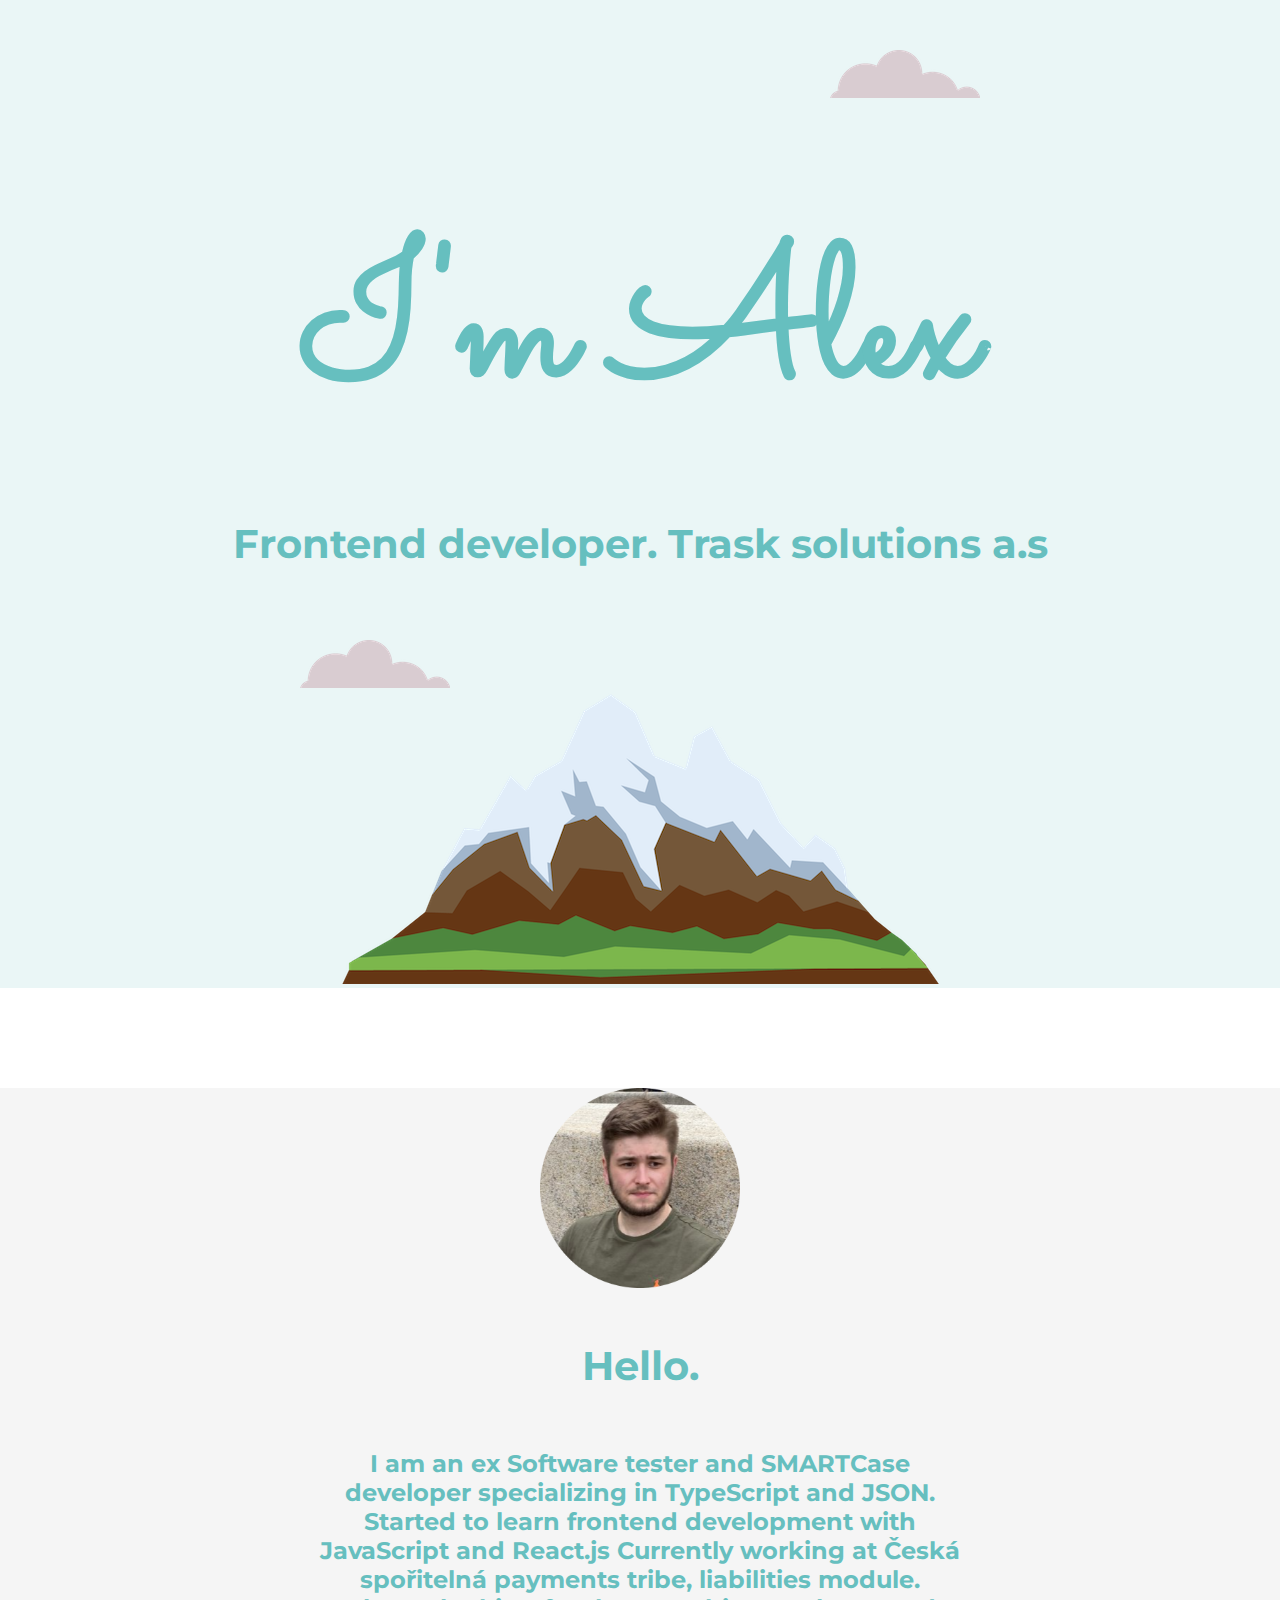
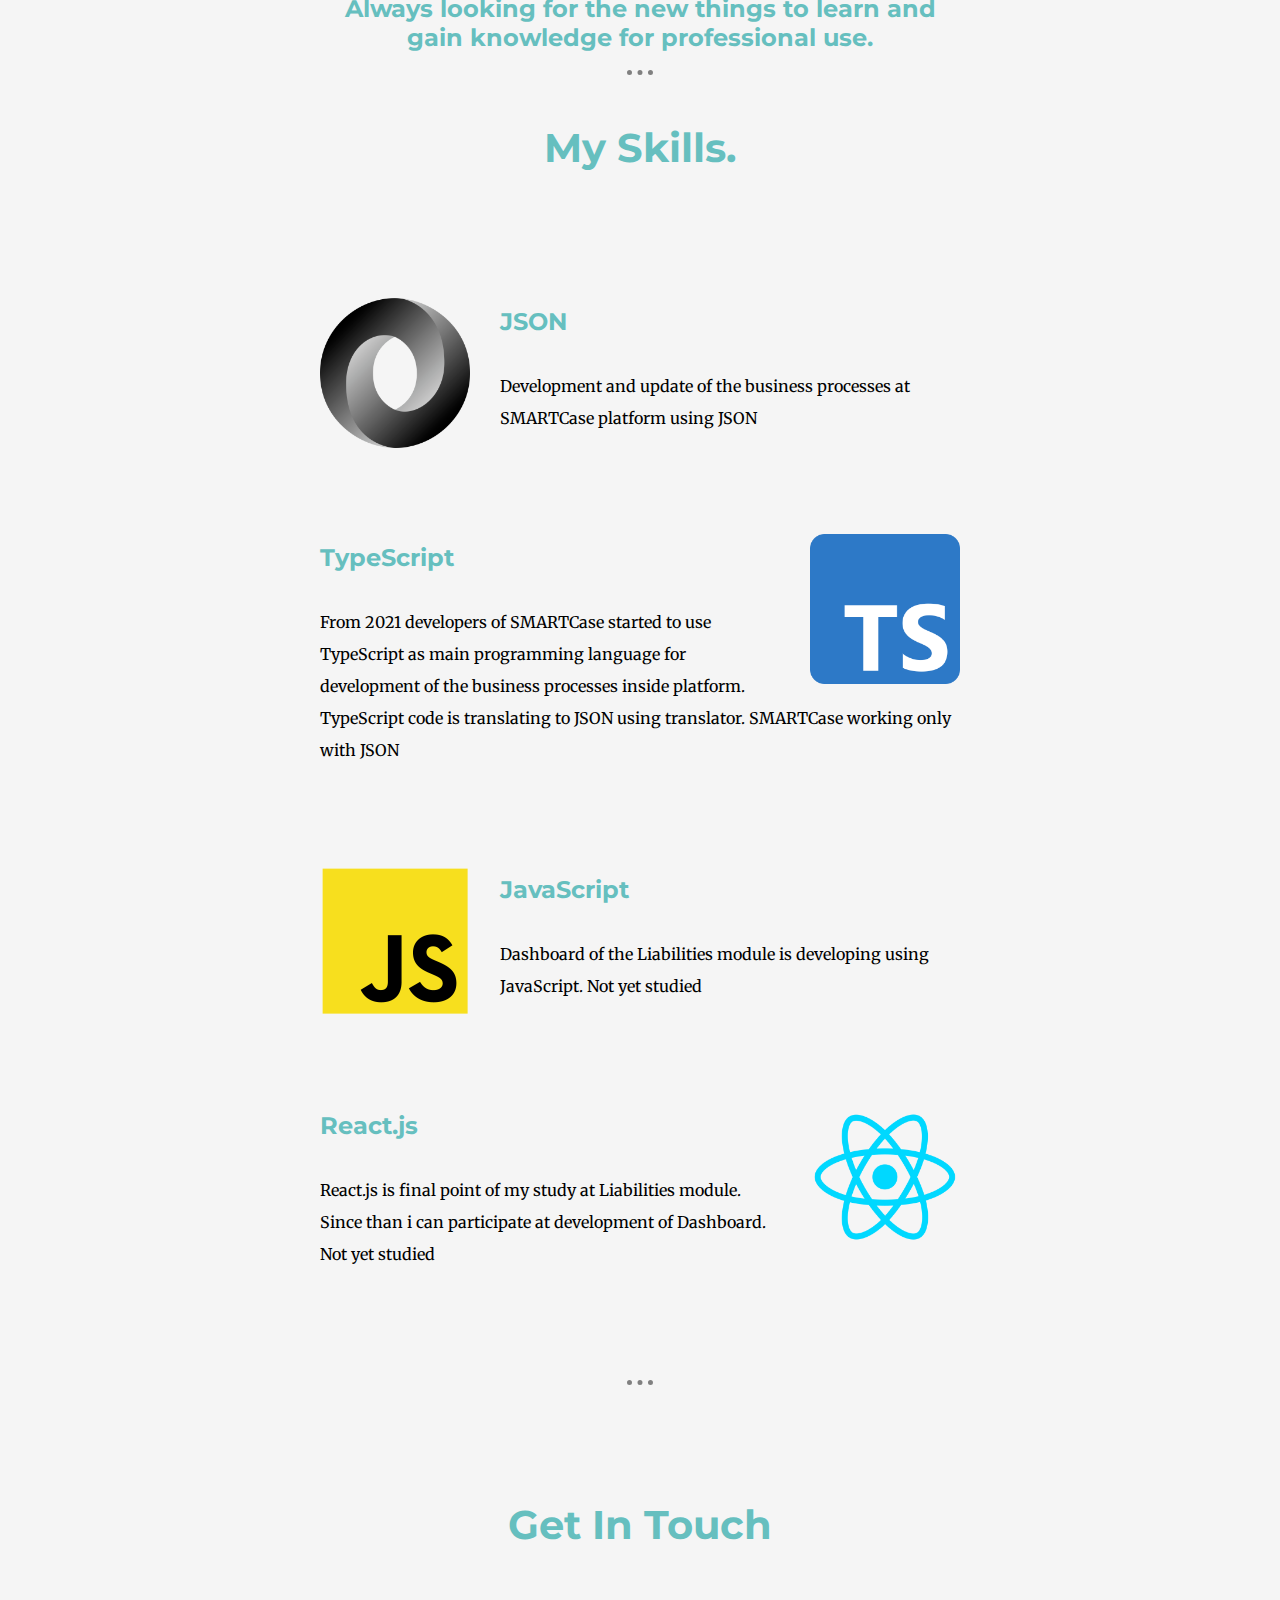
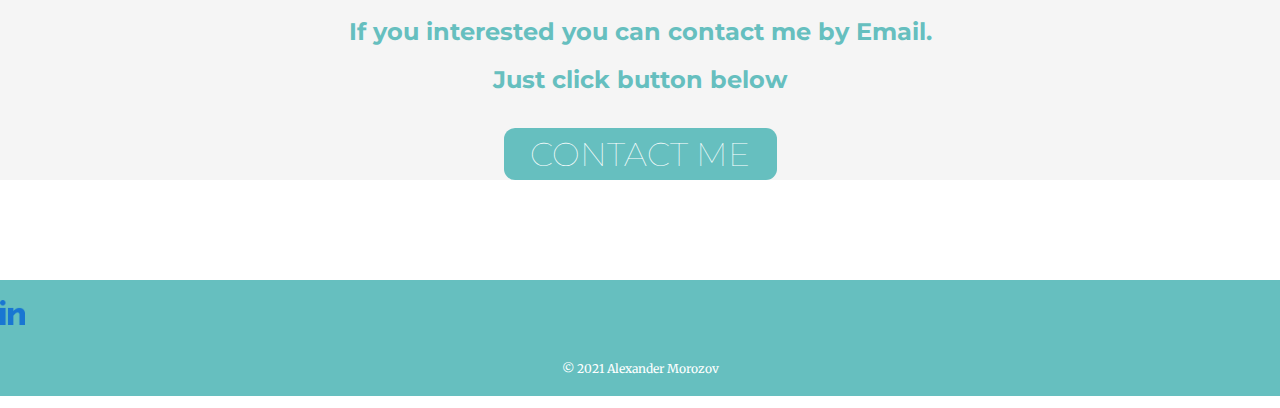
<file: index.html>
<!DOCTYPE html>
<html lang="en">
<head>
    <meta charset="UTF-8">
    <title>Personal website - DEV</title>
    <link rel="stylesheet" href="css/styles.css">
    <link rel="icon" href="images/pw_favicon.ico">
    <link rel="preconnect" href="https://fonts.googleapis.com">
    <link rel="preconnect" href="https://fonts.gstatic.com" crossorigin>
    <link href="https://fonts.googleapis.com/css2?family=Merriweather:wght@300&family=Montserrat:ital,wght@1,100&family=Sacramento&display=swap" rel="stylesheet">
</head>
<body>
<div class="top_container">
    <img class="top_cloud" src="images/cloud.png" alt="topcloudpng">
    <h1 class="greetingtop">I'm Alex</h1>
    <h2>Frontend developer. Trask solutions a.s</h2>
    <img class="bottom_cloud" src="images/cloud.png" alt="bottomcloudpng">
    <img src="images/mountain.png" alt="mountainpng">
</div>
<div class="middle_container">
    <div class="profile">
        <img class="alexcircle" src="images/pw_alexcicle.png" alt="alex_photo"></a>
        <h2>Hello.</h2>
        <h3 class="about_h3">I am an ex Software tester and SMARTCase developer specializing in TypeScript and JSON. Started to learn frontend development with JavaScript and React.js
            Currently working at Česká spořitelná payments tribe, liabilities module.
            Always looking for the new things to learn and gain knowledge for professional use.
        </h3>
    </div>
    <hr>
    <div class="skills">
        <h2>My Skills.</h2>
        <div class="skill-row">
            <img class="json_img" src="images/json.png" alt="jsonimg">
            <h3>JSON</h3>
            <p>Development and update of the business processes at SMARTCase platform using JSON</p>
        </div>
        <div class="skill-row">
            <img class="typesript_img" src="images/typescript.png" alt="typescriptimg">
            <h3>TypeScript</h3>
            <p>From 2021 developers of SMARTCase started to use TypeScript as main programming language for development of the business processes inside
            platform. TypeScript code is translating to JSON using translator. SMARTCase working only with JSON</p>
        </div>
        <div class="skill-row">
            <img class="js_img" src="images/js.png" alt="jsimg">
            <h3>JavaScript</h3>
            <p>Dashboard of the Liabilities module is developing using JavaScript. Not yet studied</p>
        </div>
        <div class="skill-row">
            <img class="rjs_img" src="images/rjs.png" alt="reactimg">
            <h3>React.js</h3>
            <p>React.js is final point of my study at Liabilities module. Since than i can participate at development of Dashboard. Not yet studied</p>
        </div>
    </div>
    <hr>
    <div class="contact-me">
        <h2>Get In Touch</h2>
        <h3>If you interested you can contact me by Email.<br>Just click button below</h3>

        <a class="btn" href="mailto:alex.morozovsavs@gmail.com">CONTACT ME</a>
    </div>
</div>



<div class="bottom_container">
    <a class="footer-link" href="https://www.linkedin.com/in/alexander-morozovprg/"><img class="linkedin_img" src="images/linkedin.png" alt="linkedinimg"></a>
    <p class="copyright">© 2021 Alexander Morozov</p>
</div>


</body>
</html>
</file>
<file: css/styles.css>
/*IMAGES SECTION*/
.top_cloud{
    position: absolute;
    right: 300px;
    top: 50px;
}
.bottom_cloud{
     position: absolute;
    left: 300px;
    bottom:300px;
 }
 .alexcircle{
    height: 200px;
    width: 200px;
}
.json_img{
    height: 150px;
    width: 150px;
    float:left;
    margin-right: 30px;
}
.typesript_img{
    height: 150px;
    width: 150px;
    float:right;
    margin-left: 30px;
}
.js_img{
    height: 150px;
    width: 150px;
    float:left;
    margin-right: 30px;
}
.rjs_img{
    height: 150px;
    width: 150px;
    float:right;
    margin-left: 30px;
}
.linkedin_img{
    height: 25px;
    width: 25px;
    margin-top: 20px;
    margin-right: 1800px;
    
}

/*BODY*/
body{
    margin: 0;
    text-align: center;
    font-family: 'Merriweather', serif;
    color: #40514E
}
/*CONTAINERS SECTION*/
    .top_container {
    background-color: #EAF6F6;
    position: relative;
    padding-top: 150px;
}
.middle_container{
    background-color: whitesmoke;
    margin: 100px 0;

}
.bottom_container{
    background-color: #66BFBF;
}
/*DIV SECTION*/
.skill-row{
    width:50%;
    margin: 100px auto 100px auto;
    text-align: left;
    line-height: 2;
}
.contact-me{
    width:50%;
    margin: 100px auto 100px auto;
    text-align: center;
    line-height: 2;
}
/*TEXTATION SECTION*/
h1 {
    font-family: 'Sacramento', cursive;
    margin: 50px auto 0 auto;
    font-size: 11.625rem;
    color: #66BFBF;

}
h2{
    font-family: 'Montserrat', sans-serif;
    font-size: 2.5rem;
    color: #66BFBF;
    font-weight:boldest;
    line-height: 2;
    padding-bottom: 10px;
}
h3{
    font-family: 'Montserrat', sans-serif;
    color: #66BFBF;
    font-size: 1.5em;
}
a{
    color: black;
}

p{
    color: black;
}
.about_h3{
    width: 50%;
    margin: auto
}
hr {
    border: 5px dotted gray;
    width: 2%;
    border-style: none none dotted; 
    padding-top: 10px
}
.btn {
    -webkit-border-radius: 11px;
    -moz-border-radius: 11px;
    border-radius: 11px;
    height: 0;
    line-height: 0;
    color: #FFFFFF;
    font-family: Montserrat;
    width: 221px;
    font-size: 33px;
    font-weight: 100;
    padding: 26px;
    background-color: #66BFBF;
    text-decoration: none;
    display: inline-block;
    cursor: pointer;
    text-align: center;
 }
 
 .btn:hover {
  /*  border: solid #337FED 1px;*/
    background: #1E62D0;
    background-image: -webkit-linear-gradient(top, #1E62D0, #3D94F6);
    background-image: -moz-linear-gradient(top, #1E62D0, #3D94F6);
    background-image: -ms-linear-gradient(top, #1E62D0, #3D94F6);
    background-image: -o-linear-gradient(top, #1E62D0, #3D94F6);
    background-image: -webkit-gradient(to bottom, #1E62D0, #3D94F6);
    -webkit-border-radius: 20px;
    -moz-border-radius: 20px;
    border-radius: 20px;
    text-decoration: none;
 }
 .copyright{
     color: white;
     font-size: 0.75rem;
     padding: 20px 0;
 }
</file>
